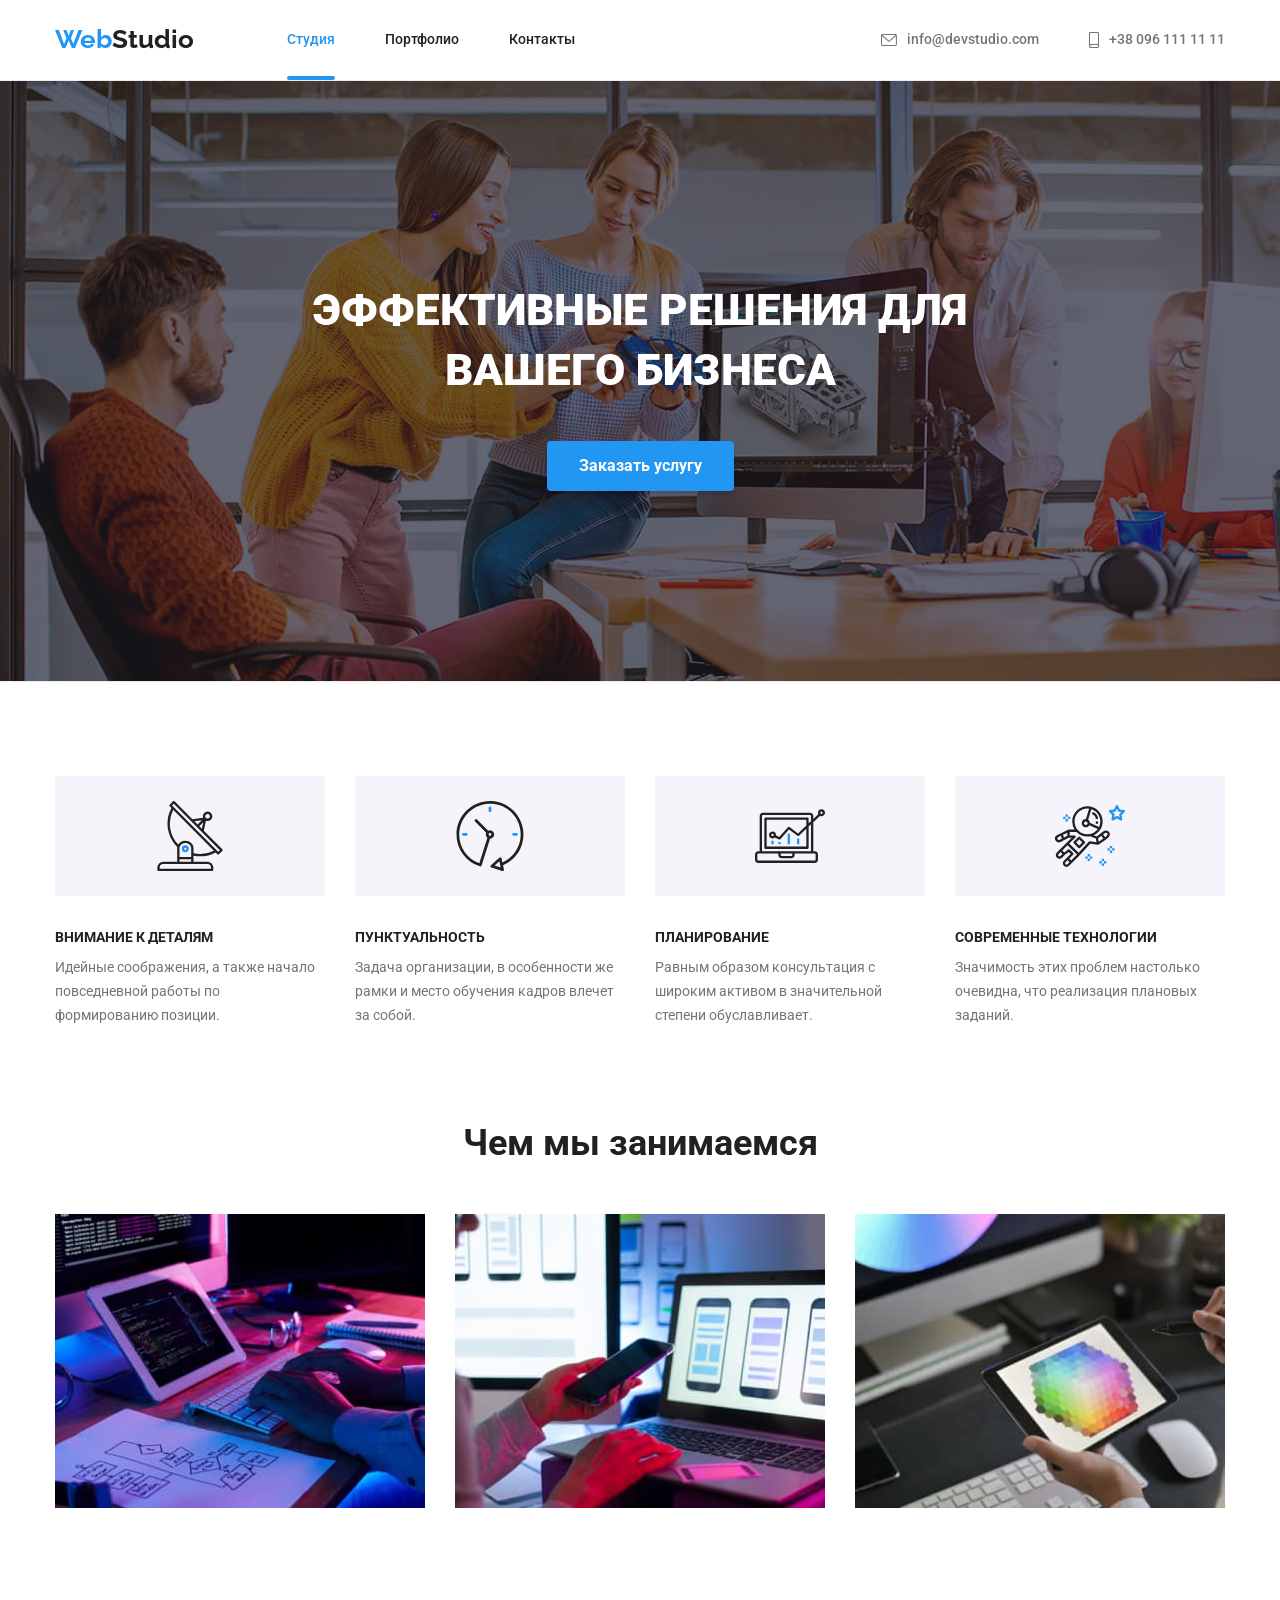
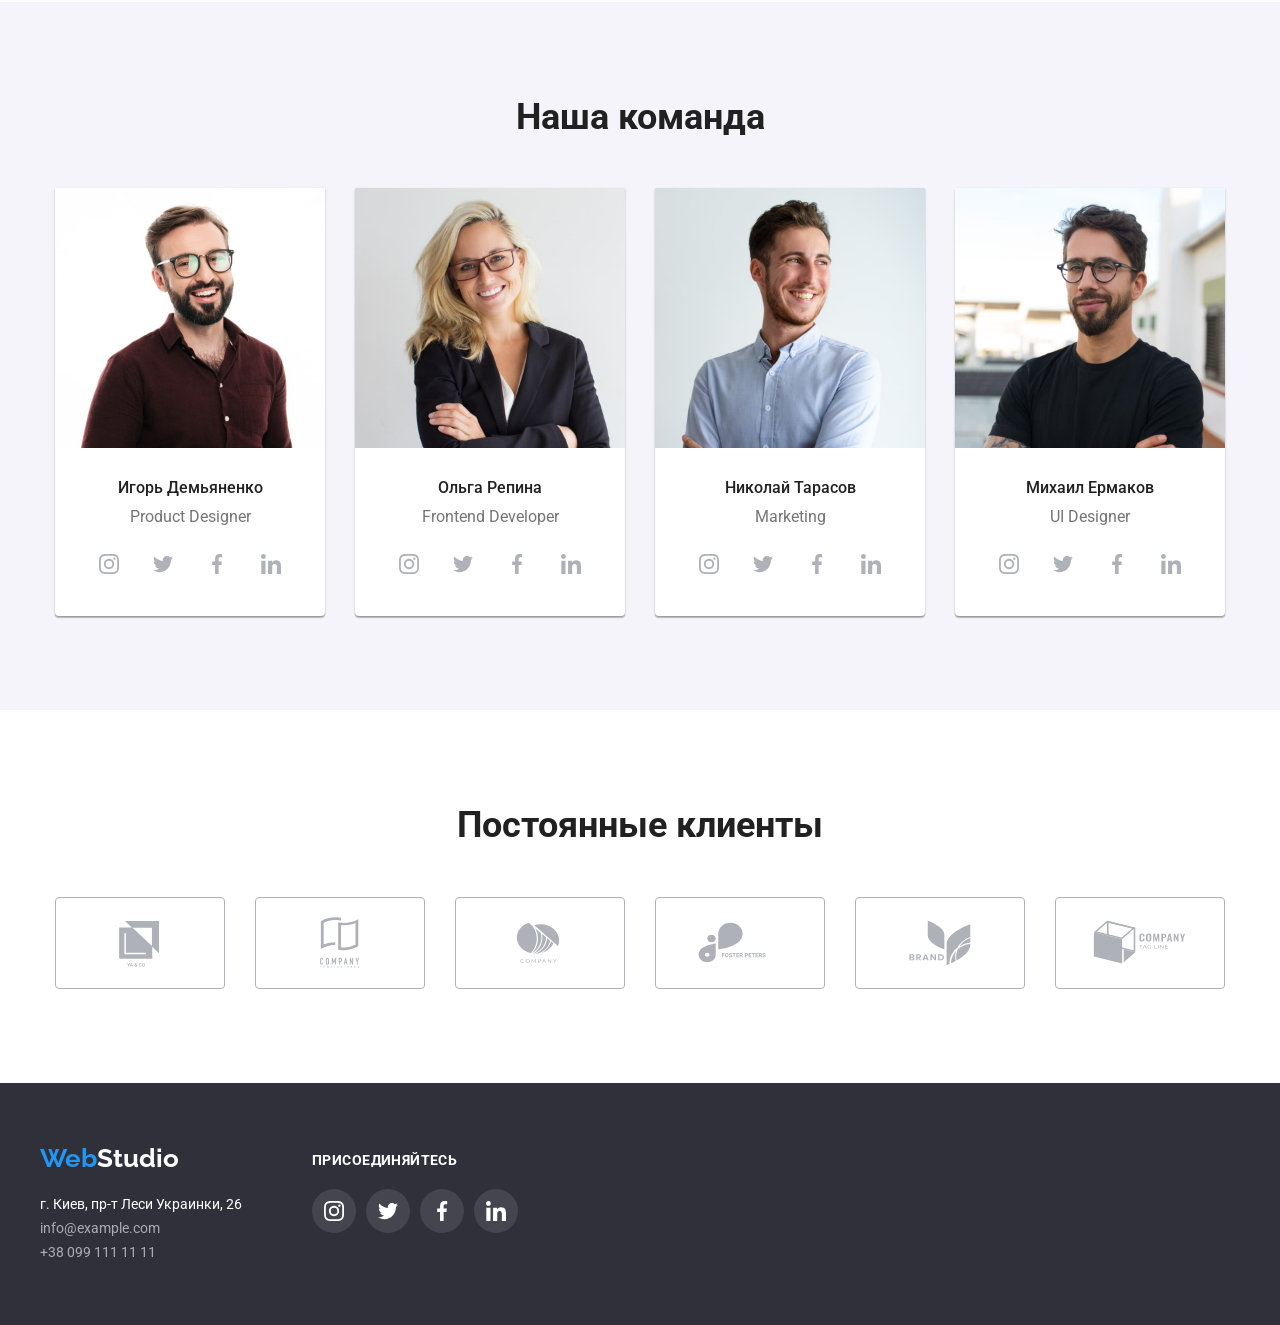
<file: index.html>
<!DOCTYPE html>
<html lang="ru">
<head>
    <meta charset="UTF-8">
    <meta http-equiv="X-UA-Compatible" content="IE=edge">
    <meta name="viewport" content="width=device-width, initial-scale=1.0">
    <title>Document</title>
    <link rel="stylesheet" href="https://cdnjs.cloudflare.com/ajax/libs/modern-normalize/1.1.0/modern-normalize.min.css" integrity="sha512-wpPYUAdjBVSE4KJnH1VR1HeZfpl1ub8YT/NKx4PuQ5NmX2tKuGu6U/JRp5y+Y8XG2tV+wKQpNHVUX03MfMFn9Q==" crossorigin="anonymous" referrerpolicy="no-referrer">
    <link rel="preconnect" href="https://fonts.googleapis.com">
    <link rel="preconnect" href="https://fonts.gstatic.com" crossorigin>
    <link href="https://fonts.googleapis.com/css2?family=Raleway:wght@700&family=Roboto:wght@400;500;700;900&display=swap" rel="stylesheet">


<link rel="stylesheet" href="./css/style.css">
</head>
<body>
    <header class="header">
        <div class="container">
        <nav class="nav">
           <a href="./index.html" class="logo"><span class="logoweb">Web</span>Studio</a>
                <ul class="nav-list" >
                    <li class="nav list-item studio"><a href="./index.html " class="navigation studio">Студия</a></li>
                    <li class="nav list-item"><a href="./portfolio.html" class="navigation">Портфолио</a></li>
                    <li class="nav list-item"><a href="./game.html" class="navigation">Контакты</a></li>
                </ul>
        </nav>
      
            <ul class="nav-contacts">
            <li class="contacts-list">
                      <a href="mailto:info@devstudio.com" class="contacts"><svg width="16" height="12">
                <use href="./images/symbol-defs.svg#icon-envelope"></use>
            </svg>info@devstudio.com</a></li>
            <li class="contacts-list"><a href="tel:+380961111111" class="contacts"><svg width="10" height="16">
                <use href="./images/symbol-defs.svg#icon-smartphone"></use>
            </svg>+38 096 111 11 11</a></li>
        </ul>
        </div>
    </header>
    <!-- main -->
    <main>
        <!-- герой -->
        <section class="hero section">
           <div class="background-hero">
                <h1 class="main-title">Эффективные решения для вашего бизнеса</h1>
                <button type="button" class ="btn"> Заказать услугу</button></div>
        </section>
<section class="section">
      <!-- скрытый заголовок -->
     <h2 class="second-title visually-hidden">Наши преимущества</h2>
     <div class="container"><ul class="list">
         <li class="list-list-container">
            <div class="title-list-item"><svg viewBox="0 0 70 70"><use href="./images/symbol-defs.svg#icon-antenna-1"></use></svg><h3 class="title-list">Внимание к деталям</h3>
             <p class="item">Идейные соображения, а также начало повседневной работы по формированию позиции.</p></div>
         </li>
         <li class="list-list-container">
            <div class="title-list-item"><svg viewBox="0 0 70 70"><use href="./images/symbol-defs.svg#icon-clock-1"></use></svg><h3 class="title-list">Пунктуальность</h3>
             <p class="item">Задача организации, в особенности же рамки и место обучения кадров влечет за собой.</p></div>
         </li>
         <li class="list-list-container"> 
              <div class="title-list-item"><svg viewBox="0 0 70 70"><use href="./images/symbol-defs.svg#icon-diagram-1"></use></svg><h3 class="title-list">Планирование</h3>
             <p class="item">Равным образом консультация с широким активом в значительной степени обуславливает.</p></div>
         </li>
         <li class="list-list-container">
              <div class="title-list-item"><svg viewBox="0 0 70 70"><use href="./images/symbol-defs.svg#icon-astronaut-1"></use></svg><h3 class="title-list">Современные технологии</h3>
             <p class="item">Значимость этих проблем настолько очевидна, что реализация плановых заданий.</p></div>
         </li>
     </ul></div>
 </section>
   <section class="section about"><h3 class="about-title">Чем мы занимаемся</h3>
        <ul class="images container">
            <li class="images-list-images"><img src="./images/computer.jpg" alt="computer" width="370"></li>
            <li class="images-list-images"><img src="./images/phone.jpg" alt="phone" width="370"></li>
            <li class="images-list-images"><img src="./images/tablet.jpg" alt="tablet" width="370"></li>
        </ul></section>

        <section class="section team">
            <!-- Наша команда -->
            <h2 class="about-title">Наша команда</h2>
               <div class="container">
                   <ul сlass="container-team">
                    <div class="card"><li class="team-number"><a href="team-link"><img src="./images/demianenko.jpg" alt="demianenko" width="270" height="260">
                        <div class="person-proffesion"><h3 class="person">Игорь Демьяненко</h3>
                            <p class="proffesion">Product Designer</p>
                        <div class="social-icons"><div class="social-icon">
                            <svg class="hover-links"><use href="./images/symbol-defs.svg#icon-instagram-2"></use></svg></div>
                            <div class="social-icon">
                                <svg class="hover-links"><use href="./images/symbol-defs.svg#icon-twitter-1"></use></svg></div>
                                <div class="social-icon">
                                    <svg class="hover-links"><use href="./images/symbol-defs.svg#icon-facebook-1"></use></svg></div>
                                    <div class="social-icon">
                                        <svg class="hover-links"><use href="./images/symbol-defs.svg#icon-linkedin-1"></use></svg></div>
                        </div></div></a>
                                        </li></div>
                    <div class="card"><li class="team-number"><a href="team-link"><img src="./images/repina.jpg" alt="repina" width="270">
                       <div class="person-proffesion"> <h3 class="person">Ольга Репина</h3>
                            <p class="proffesion">Frontend Developer</p>
                            <div class="social-icons"><div class="social-icon">
                                <svg class="hover-links"><use href="./images/symbol-defs.svg#icon-instagram-2"></use></svg></div>
                                <div class="social-icon">
                                    <svg class="hover-links"><use href="./images/symbol-defs.svg#icon-twitter-1"></use></svg></div>
                                    <div class="social-icon">
                                        <svg class="hover-links"><use href="./images/symbol-defs.svg#icon-facebook-1"></use></svg></div>
                                        <div class="social-icon">
                                            <svg class="hover-links"><use href="./images/symbol-defs.svg#icon-linkedin-1"></use></svg></div>
                            </div></div></a>
                    
                    </li></div>
                    <div class="card"><li class="team-number"><a href="team-link"><img src="./images/tarasov.jpg" alt="tarasov" width="270">
                        <div class="person-proffesion"><h3 class="person">Николай Тарасов</h3>
                            <p class="proffesion">Marketing</p> <div class="social-icons"><div class="social-icon">
                                <svg class="hover-links"><use href="./images/symbol-defs.svg#icon-instagram-2"></use></svg></div>
                                <div class="social-icon">
                                    <svg class="hover-links"><use href="./images/symbol-defs.svg#icon-twitter-1"></use></svg></div>
                                    <div class="social-icon">
                                        <svg class="hover-links"><use href="./images/symbol-defs.svg#icon-facebook-1"></use></svg></div>
                                        <div class="social-icon">
                                            <svg class="hover-links"><use href="./images/symbol-defs.svg#icon-linkedin-1"></use></svg></div>
                            </div></div></a>
                        
                    </li></div>
                    <div class="card"><li class="team-number"><a href="team-link"><img src="./images/yermakov.jpg" alt="yermakov" width="270" >
                        <div class="person-proffesion"><h3 class="person">Михаил Ермаков</h3>
                            <p class="proffesion">UI Designer</p> <div class="social-icons"><div class="social-icon">
                                <svg class="hover-links"><use href="./images/symbol-defs.svg#icon-instagram-2"></use></svg></div>
                                <div class="social-icon">
                                    <svg class="hover-links"><use href="./images/symbol-defs.svg#icon-twitter-1"></use></svg></div>
                                    <div class="social-icon">
                                        <svg class="hover-links"><use href="./images/symbol-defs.svg#icon-facebook-1"></use></svg></div>
                                        <div class="social-icon">
                                            <svg class="hover-links"><use href="./images/symbol-defs.svg#icon-linkedin-1"></use></svg></div>
                            </div></div></a>
                    
                </li></div>
            </ul></div>  
        </section>
        <section class="section">
            <h2 class="about-title">Постоянные клиенты</h2>
            <div class="container client">
                <div class="client-box">
                <svg viewBox="0 0 106 60"><use href ="./images/symbol-defs.svg#icon-Logo"></use></svg></div>
                <div class="client-box"><svg viewBox="0 0 106 60"><use href ="./images/symbol-defs.svg#icon-Logo-1"></use></svg></div>
                <div class="client-box"><svg viewBox="0 0 106 60"><use href ="./images/symbol-defs.svg#icon-Logo-2"></use></svg></div>
                <div class="client-box"><svg viewBox="0 0 106 60"><use href ="./images/symbol-defs.svg#icon-Logo-3"></use></svg></div>
                <div class="client-box"><svg viewBox="0 0 106 60"><use href ="./images/symbol-defs.svg#icon-Logo-4"></use></svg></div>
                <div class="client-box"><svg viewBox="0 0 106 60"><use href ="./images/symbol-defs.svg#icon-Logo-5"></use></svg></div>

            </div>
        </section>

    </main>
    <footer class="footer">
        <div class="footer container">
            <div class="footer-contacts">
            <a href="./index.html" class="logofooter"><span class="logoweb">Web</span>Studio</a>
            <address class="address">г. Киев, пр-т Леси Украинки, 26</address>
            <ul class="footer-address">
                <li><a href="mailto:info@example.com" class="contacts-footer">info@example.com</a></li>
                <li><a href="tel:+380991111111" class="contacts-footer">+38 099 111 11 11</a></li>
            </ul></div>
            <div class="foot-title">
              <h3 class="foot-title-foot">Присоединяйтесь</h3>
            <div class="social-icons footer"><div class="social-icon foot">
                    <svg class="hover-links"><use href="./images/symbol-defs.svg#icon-instagram-2"></use></svg></div>
                    <div class="social-icon foot">
                        <svg class="hover-links"><use href="./images/symbol-defs.svg#icon-twitter-1"></use></svg></div>
                        <div class="social-icon foot">
                            <svg class="hover-links"><use href="./images/symbol-defs.svg#icon-facebook-1"></use></svg></div>
                            <div class="social-icon foot">
                                <svg class="hover-links"><use href="./images/symbol-defs.svg#icon-linkedin-1"></use></svg></div>
                </div></div>
            </div></div>
    </footer>
</body>
</html>
</file>
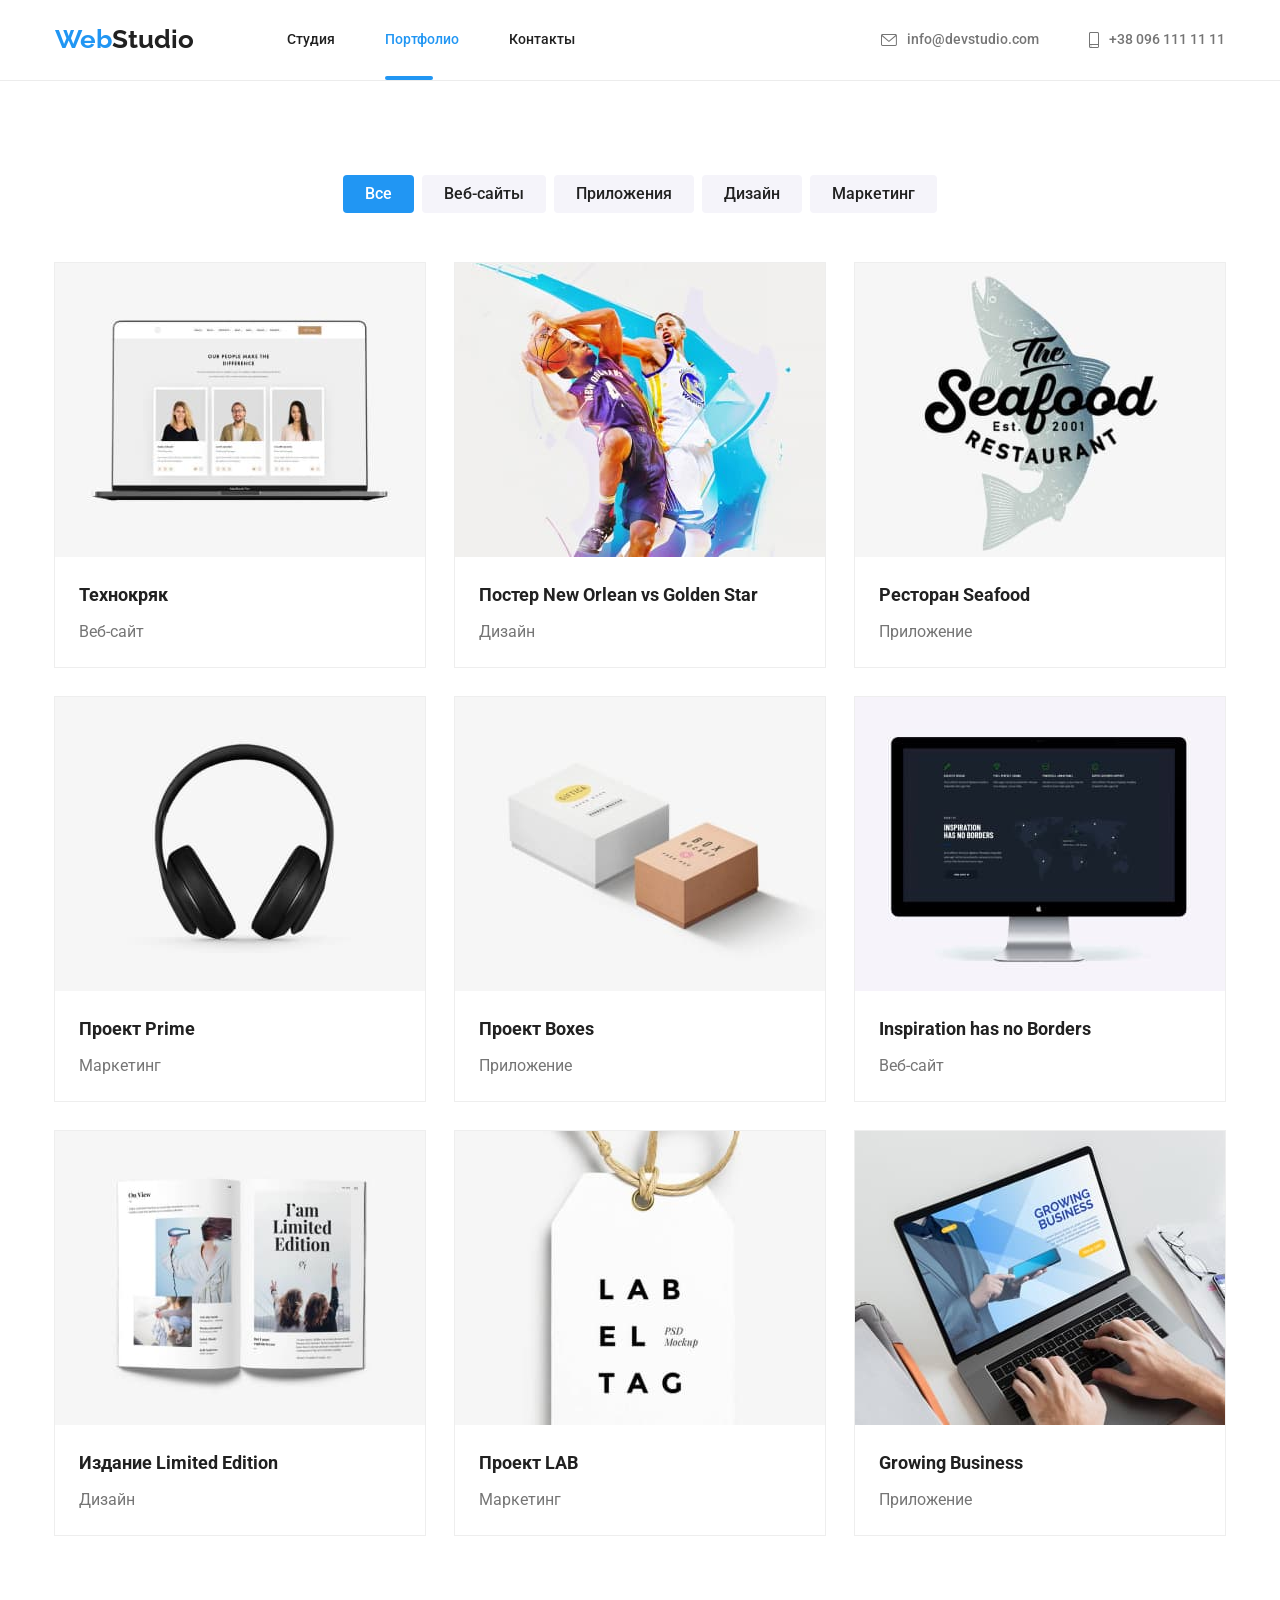
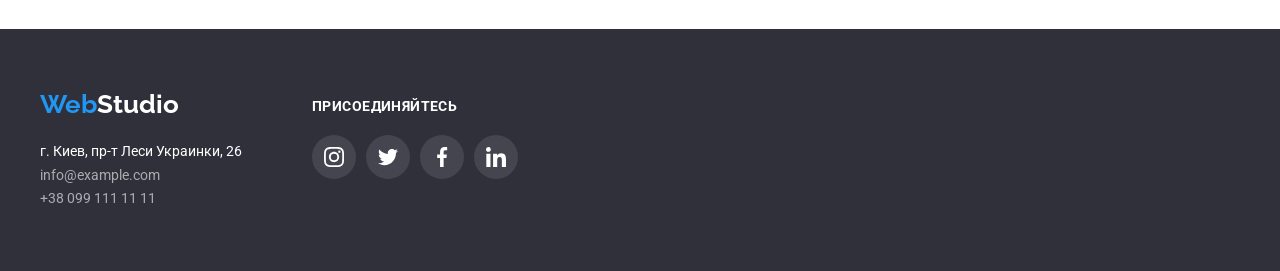
<file: portfolio.html>
<!DOCTYPE html>
<html lang="ru">
<head>
    <meta charset="UTF-8">
    <meta http-equiv="X-UA-Compatible" content="IE=edge">
    <meta name="viewport" content="width=device-width, initial-scale=1.0">
    <title>Document</title>
    <link rel="stylesheet" href="https://cdnjs.cloudflare.com/ajax/libs/modern-normalize/1.1.0/modern-normalize.min.css" integrity="sha512-wpPYUAdjBVSE4KJnH1VR1HeZfpl1ub8YT/NKx4PuQ5NmX2tKuGu6U/JRp5y+Y8XG2tV+wKQpNHVUX03MfMFn9Q==" crossorigin="anonymous" referrerpolicy="no-referrer">
    <link rel="preconnect" href="https://fonts.googleapis.com">
<link rel="preconnect" href="https://fonts.gstatic.com" crossorigin>
<link href="https://fonts.googleapis.com/css2?family=Raleway:wght@700&family=Roboto:wght@400;500;700;900&display=swap" rel="stylesheet">


<link rel="stylesheet" href="./css/style.css">
</head>
<body>
    <header class="header">
        <div class="container">
        <nav class="nav">
           <a href="./index.html" class="logo"><span class="logoweb">Web</span>Studio</a>
                <ul class="nav-list" >
                    <li class="nav list-item"><a href="./index.html " class="navigation ">Студия</a></li>
                    <li class="nav list-item portfolio"><a href="./portfolio.html" class="navigation portfolio">Портфолио</a></li>
                    <li class="nav list-item"><a href="./game.html" class="navigation">Контакты</a></li>
                </ul>
        </nav>
      
        <ul class="nav-contacts">
            <li class="contacts-list">
                      <a href="mailto:info@devstudio.com" class="contacts"><svg width="16" height="12">
                <use href="./images/symbol-defs.svg#icon-envelope"></use>
            </svg>info@devstudio.com</a></li>
            <li class="contacts-list"><a href="tel:+380961111111" class="contacts"><svg width="10" height="16">
                <use href="./images/symbol-defs.svg#icon-smartphone"></use>
            </svg>+38 096 111 11 11</a></li>
        </ul>
        </div>
    </header>
    <main>
        <section class="button-section">
            <h1 class="title-button visually-hidden">Кнопки</h1>
           <div class="button-button"> <ul class="button-button list">
                <li><button type="button" class="button portfolio all">Все</button></li>
                <li><button type="button" class="button portfolio">Веб-сайты</button></li>
                <li><button type="button" class="button portfolio">Приложения</button></li>
                <li><button type="button" class="button portfolio">Дизайн</button></li>
                <li><button type="button" class="button portfolio">Маркетинг</button></li>
            </ul></div>
        </section>
        <section class="section cards">
            <div class="container">
                <ul class="cards-list">
                <li class="card-full"><a href="">
                    <img src="./images/texnocrack.jpg" alt="Технокряк" width="370">
                        <div class="filter-title"><h2 class="list-title">Технокряк</h2>
                         <p class="list-text">Веб-сайт</p></div></a>
                    
                </li>
                <li class="card-full"><a href="">
                    <img src="./images/neworlean.jpg" alt="Постер New Orlean vs Golden Star" width="370">
                        <div class="filter-title"><h2 class="list-title">Постер New Orlean vs Golden Star</h2>
                        <p class="list-text">Дизайн</p></div></a>
                  </li>
                <li class="card-full"><a href="">
                    <img src="./images/seafood.jpg" alt="Ресторан Seafood" width="370">
                        <div class="filter-title"><h2 class="list-title">Ресторан Seafood</h2>
                         <p class="list-text">Приложение</p></div></a>
                                    </li>
                <li class="card-full"><a href="">
                    <img src="./images/prime.jpg" alt="Проект Prime" width="370">
                        <div class="filter-title"><h2 class="list-title">Проект Prime </h2>
                        <p class="list-text">Маркетинг</p></div></a>
                                    </li>
                <li class="card-full"><a href="">
                    <img src="./images/boxes.jpg" alt="Проект Boxes" width="370">
                        <div class="filter-title"><h2 class="list-title">Проект Boxes </h2>
                        <p class="list-text">Приложение</p></div></a>
                    
                </li>
                <li class="card-full"><a href="">
                    <img src="./images/inspiration.jpg" alt="Inspiration has no Borders" width="370">
                        <div class="filter-title"><h2 class="list-title">Inspiration has no Borders</h2>
                        <p class="list-text">Веб-сайт</p></div></a>
                    
                </li>
                <li class="card-full"><a href="">
                    <img src="./images/limited.jpg" alt="Издание Limited Edition" width="370">
                        <div class="filter-title"><h2 class="list-title"> Издание Limited Edition</h2>
                         <p class="list-text">Дизайн</p></div></a>
                    
                </li>
                <li class="card-full"><a href="">
                    <img src="./images/project-lab.jpg" alt="Проект LAB" width="370">
                        <div class="filter-title"><h2 class="list-title"> Проект LAB </h2> 
                        <p class="list-text">Маркетинг</p></div></a>
                    
                </li>
                <li class="card-full"><a href="">
                    <img src="./images/growing.jpg" alt="Growing Business" width="370">
                        <div class="filter-title"><h2 class="list-title"> Growing Business </h2>
                         <p class="list-text">Приложение</p></div></a>
                 </li>
            </ul></div>
        </section>


    </main>
    <footer class="footer">
        <div class="footer container">
            <div class="footer-contacts">
            <a href="./index.html" class="logofooter"><span class="logoweb">Web</span>Studio</a>
            <address class="address">г. Киев, пр-т Леси Украинки, 26</address>
            <ul class="footer-address">
                <li><a href="mailto:info@example.com" class="contacts-footer">info@example.com</a></li>
                <li><a href="tel:+380991111111" class="contacts-footer">+38 099 111 11 11</a></li>
            </ul></div>
            <div class="foot-title">
              <h3 class="foot-title-foot">Присоединяйтесь</h3>
            <div class="social-icons footer"><div class="social-icon foot">
                    <svg class="hover-links"><use href="./images/symbol-defs.svg#icon-instagram-2"></use></svg></div>
                    <div class="social-icon foot">
                        <svg class="hover-links"><use href="./images/symbol-defs.svg#icon-twitter-1"></use></svg></div>
                        <div class="social-icon foot">
                            <svg class="hover-links"><use href="./images/symbol-defs.svg#icon-facebook-1"></use></svg></div>
                            <div class="social-icon foot">
                                <svg class="hover-links"><use href="./images/symbol-defs.svg#icon-linkedin-1"></use></svg></div>
                </div></div>
            </div></div>
    </footer>
</body>
</html>
</file>
<file: css/style.css>
:root{
    --maincolor:#757575;
    --secondarycolor:#212121;
    --accentcolor:#2196F3;
    --backgroundcolor:#FFFFFF;
    --footercolor: rgba(255, 255, 255, 0.6);
    --hovercolor:#188CE8;
}
body{font-family:'roboto' ,sans-serif;
    color: var(--maincolor);}
a{
    text-decoration: none;
    
}
ul{ 
    margin: 0;
    padding: 0;
    display: flex;
}
p{
    padding: 0;
    margin: 0;
}
li{
    padding: 0;
    margin: 0;
    list-style-type: none;
}
h1,
h2,
h3{
    margin: 0;
    padding: 0;
    color: var(--secondarycolor);
    
}
img{
    display: block;
}
.visually-hidden {
    position: absolute;
    width: 1px;
    height: 1px;
    margin: -1px;
    padding: 0;
    overflow: hidden;
    border: 0;
    clip: rect(0 0 0 0)
  }

/* header */
.header{
    border-bottom-width: 1px ;
    border-bottom-style: solid;
    border-bottom-color: #ECECEC;
}
.nav{
    display: flex;
    background-color:var(--backgroundcolor) ;
}


.container{
    display: flex;
    width: 1200px;
   flex-wrap: wrap;

    margin-left: auto;
    margin-right: auto;
    align-items: center;
    margin-bottom: 0;
    padding-left: 15px;
    padding-right: 15px;
}
.nav-list{
    display: flex;
    flex-direction:row;
    position: relative;
    margin-left: 93px;
}
.list-item{
    margin-left:50px;
}
.list-item a{
    padding: 32px 0;
}
.list-item:first-child{
    margin-left: 0;
    padding-left: 0;
}
.nav.list-item.studio:first-child::after,
.nav.list-item.portfolio::after{
    position: absolute;
    bottom: 0;
    content: '';
    width: 48px;
    height: 4px;
    background-color:var(--accentcolor);
    border-radius: 2px;

}

.nav-contacts{
    display: flex;
    margin-left:auto;
}

.logo{
    font-family:'Raleway',sans-serif;
    font-weight: bold;
    font-size: 26px;
    line-height: 119%;
    text-decoration: none;
    color:var(--secondarycolor);
    padding-top: 24px;
    padding-bottom: 25px;
  
}
.logoweb{
    color: var(--accentcolor);
    text-decoration: none;
}
.navigation{
    font-weight: 500;
    font-size: 14px;
    line-height: 114%;
    text-decoration: none;
    color:var(--secondarycolor);
    
}
.studio,
.portfolio,
.navigation:hover,
.navigation:focus,
.contacts-footer:hover,
.contacts-footer:focus{
    color: var(--accentcolor);
}
.nav-contacts{

    margin-top: 32px;
    margin-bottom: 32px;
  
}
.contacts{
    display:flex;
    align-items: center;
    font-weight: 500;
    font-size: 14px;
    line-height: 114%;
    color:var(--maincolor);
    fill:#757575;
    
}
.contacts>svg{
    margin-right: 10px;
}
.contacts-list:hover,
.contacts-list:focus{
    fill:var(--accentcolor);
}
.contacts-list{
    margin-left: 0px;
    align-items: baseline;

}

.contacts-list:last-child{
    margin-left: 50px;
   
}


.contacts:hover,
.contacts:focus{
    color:var(--accentcolor);
    fill: currentColor;
}

/* hero */
.section{
    padding-top: 94px;
    padding-bottom: 94px;
}
.hero{
    border-bottom-width: 1px ;
    border-bottom-style: solid;
    border-bottom-color: #ECECEC;
    /* background: #2F303A; */
    text-align: center;
    padding: 0;

}
.background-hero{
    height:600px;
    max-width: 1600px;
   
    background:linear-gradient(rgba(47, 48, 58, 0.4),rgba(47, 48, 58, 0.4)) ;
    background-image:url('../images/Img\ Overlay.png'),url('../images/background-image.png');

    margin: auto;

    
}
.main-title{
    text-align: center;
    text-transform: uppercase;
    font-weight: 900;
    font-size: 44px;
    line-height: 136%;
    color: var(--backgroundcolor);

    padding-top: 200px;
    max-width: 700px;
    margin-right:auto;
    margin-left: auto;
}
.second-title{
    color:var(--secondarycolor);
       
}
.btn{
    font-weight: bold;
    font-size: 16px;
    line-height: 187%;
    text-align: center;
    
    margin-top: 40px;
    margin-bottom: 200px; 
    padding: 10px 32px;
    color:var(--backgroundcolor);
    background: #2196F3;
    box-shadow: 0px 4px 4px rgba(0, 0, 0, 0.15);
    border-radius: 4px;
    border:none;
    cursor: pointer;
   
}

.btn:hover,
.btn:focus{
    background-color:var(--hovercolor);
}

/* наши преимущества */
.list{
    margin-top: 0;
    display: flex;
    justify-content: center;

}
.list-list-container {
    width: 270px;
    
    
    border-radius: 4px;
}
.title-list-item>svg{
    padding: 25px 100px;
    background: #F5F4FA;
}

.list-list-container +.list-list-container{
    margin-left: 30px;
}
.title-list{
    text-transform: uppercase;
    font-weight: bold;
    font-size: 14px;
    line-height: 114%;
    margin-top: 30px;
}
.item{
    font-size: 14px;
    line-height:171%;
    margin-top: 10px;
        
}
/* section about */
.about{
    padding-top: 0;
}
/* section team ___________ */
.section.team{
    background:#F5F4FA;;
}

.about-title{
    font-weight: bold;
    font-size: 36px;
    line-height: 117%;

    margin-bottom: 50px;
    text-align: center;
}
.card{
    width: calc((100%-30px)/4);
    background: #FFFFFF;
    box-shadow: 0px 1px 3px rgba(0, 0, 0, 0.12), 0px 1px 1px rgba(0, 0, 0, 0.14), 0px 2px 1px rgba(0, 0, 0, 0.2);
    border-radius: 0px 0px 4px 4px;
}
.card:first-child{
    margin-left: 0;
}
.card+.card{
    margin-left: 30px;
}

.images-list-images+.images-list-images{
    margin-left:30px;
   }
.images-list-images img{
    display: block;
}

.person-proffesion{
    padding: 30px 0;
    text-align: center;
}
.person{
    font-weight: 500;
    font-size: 16px;
    line-height: 119%;
    
}
.proffesion{
    color: var(--maincolor);
    font-size: 16px;
    line-height: 119%;
    margin-top: 10px;
}
.social-icons{
    display: flex;
    justify-content: center;
}

.social-icon{
    margin-top: 16px;

    width:44px;
    height:44px;
   
    border-radius: 50%;
    color: #FFFFFF;
    display: flex;
    align-items: center;
    justify-content: center;
    fill: #AFB1B8;
    
}
.social-icon+.social-icon{
    margin-left: 10px;
}
.hover-links{
    width: 20px;
    height:20px;
            
}
.social-icon:hover{
    background-color: var(--accentcolor); 
    fill:currentColor;
}

 /*  section постоянные клиенты */
.client-box{
    width: 170px;
    height: 92px;
    border: 1px solid #AFB1B8;

    border-radius: 4px;
    cursor:pointer;
    fill: #AFB1B8;
}
.client-box:hover,
.client-box:focus{
  fill: #188CE8;
  border: 1px solid #188CE8; 
}
.client-box+.client-box{
    margin-left:30px;
}
.client-box>svg{
    padding: 16px 32px;
    display: flex;
    justify-content: center;
    align-items: center;
}


.client-box>svg+svg{
    padding: 16px 32px;
 }

/*________________ portfolio -main*/
.button-section{
    padding-top: 94px;
    padding-bottom: 50px;
}
.button-button{
    display: flex;
    justify-content: center;
}
.button.portfolio{
    padding: 6px 22px;

}
.button.portfolio:hover,
.button.portfolio:focus{
    box-shadow: 0px 3px 1px rgba(0, 0, 0, 0.1), 0px 1px 2px rgba(0, 0, 0, 0.08), 0px 2px 2px rgba(0, 0, 0, 0.12);
}
.button-button.list>li:not(:first-child){
    margin-left: 8px;
}
.cards-list{
    display: flex;
    flex-wrap: wrap;
    margin: -15px;
    
}

.card-full{
    justify-content: center;
    margin: 15px;
    outline: 1px solid #EEEEEE ;
 
}
.card-full:hover,
.card-full:focus{
    box-shadow: 0px 1px 1px rgba(0, 0, 0, 0.12), 0px 4px 4px rgba(0, 0, 0, 0.06), 1px 4px 6px rgba(0, 0, 0, 0.16);}
.filter-title{
    padding: 20px 24px;
    
}
.list-title{
    
    font-weight: bold;
    font-size: 18px;
    line-height:200%;

 }
 .list-text{
     margin-top: 4px;
    font-size: 16px;
    line-height: 187%;
    color:var(--maincolor);
 }
 .cards{
     padding-top: 0px;
 }



/* footer */
.footer{
   background: #2F303A;
}
.footer.container{
    display: flex;
    padding: 60px 0 60px ;
    
    align-items: stretch;

}
.address{
    font-style: inherit;
    font-size: 14px;
    line-height: 171%;

    margin-top: 20px;
    color:var(--backgroundcolor)
}
.footer-address{
   display: flex;
   flex-direction: column;
}
.contacts-footer{
    font-size: 14px;
    line-height: 171%;
    
    color: var(--footercolor);

    margin-top: 9px;
    padding-bottom: 60px;
 }
 .logofooter{
    font-family: 'Raleway',sans-serif;
    font-style: normal;
    font-weight: bold;
    font-size: 26px;
    line-height: 119%;

    color: var(--backgroundcolor);
    text-decoration: none;
 }
 
 .foot{
    display: flex;
    background: rgba(255, 255, 255, 0.1);
    cursor: pointer;
    fill: #FFFFFF;
   
    
 }
 .button{
    font-weight: 500;
    font-size: 16px;
    line-height: 162%;

    color:var(--secondarycolor) ;
    background: #F5F4FA;
    border-radius: 4px;
    border: none;

    cursor: pointer;
       
 }
 .all,
 .button:focus,
 .button:hover{
     color: var(--backgroundcolor);
     background-color:var(--accentcolor) ;
 }

 .foot-title{
    display:flex;
    flex-direction: column;
    margin-left: 70px;
    padding-top: 10px;
      
}
.foot-title-foot{
    font-weight: bold;
    font-size: 14px;
    line-height: 1.14;
    letter-spacing: 0.03em;
    text-transform: uppercase;
    color: #FFFFFF;
}


.social-icons.footer{
    display: flex;
    align-items: center;
    justify-content: center;
    margin-top: 4px;
    
}
</file>
